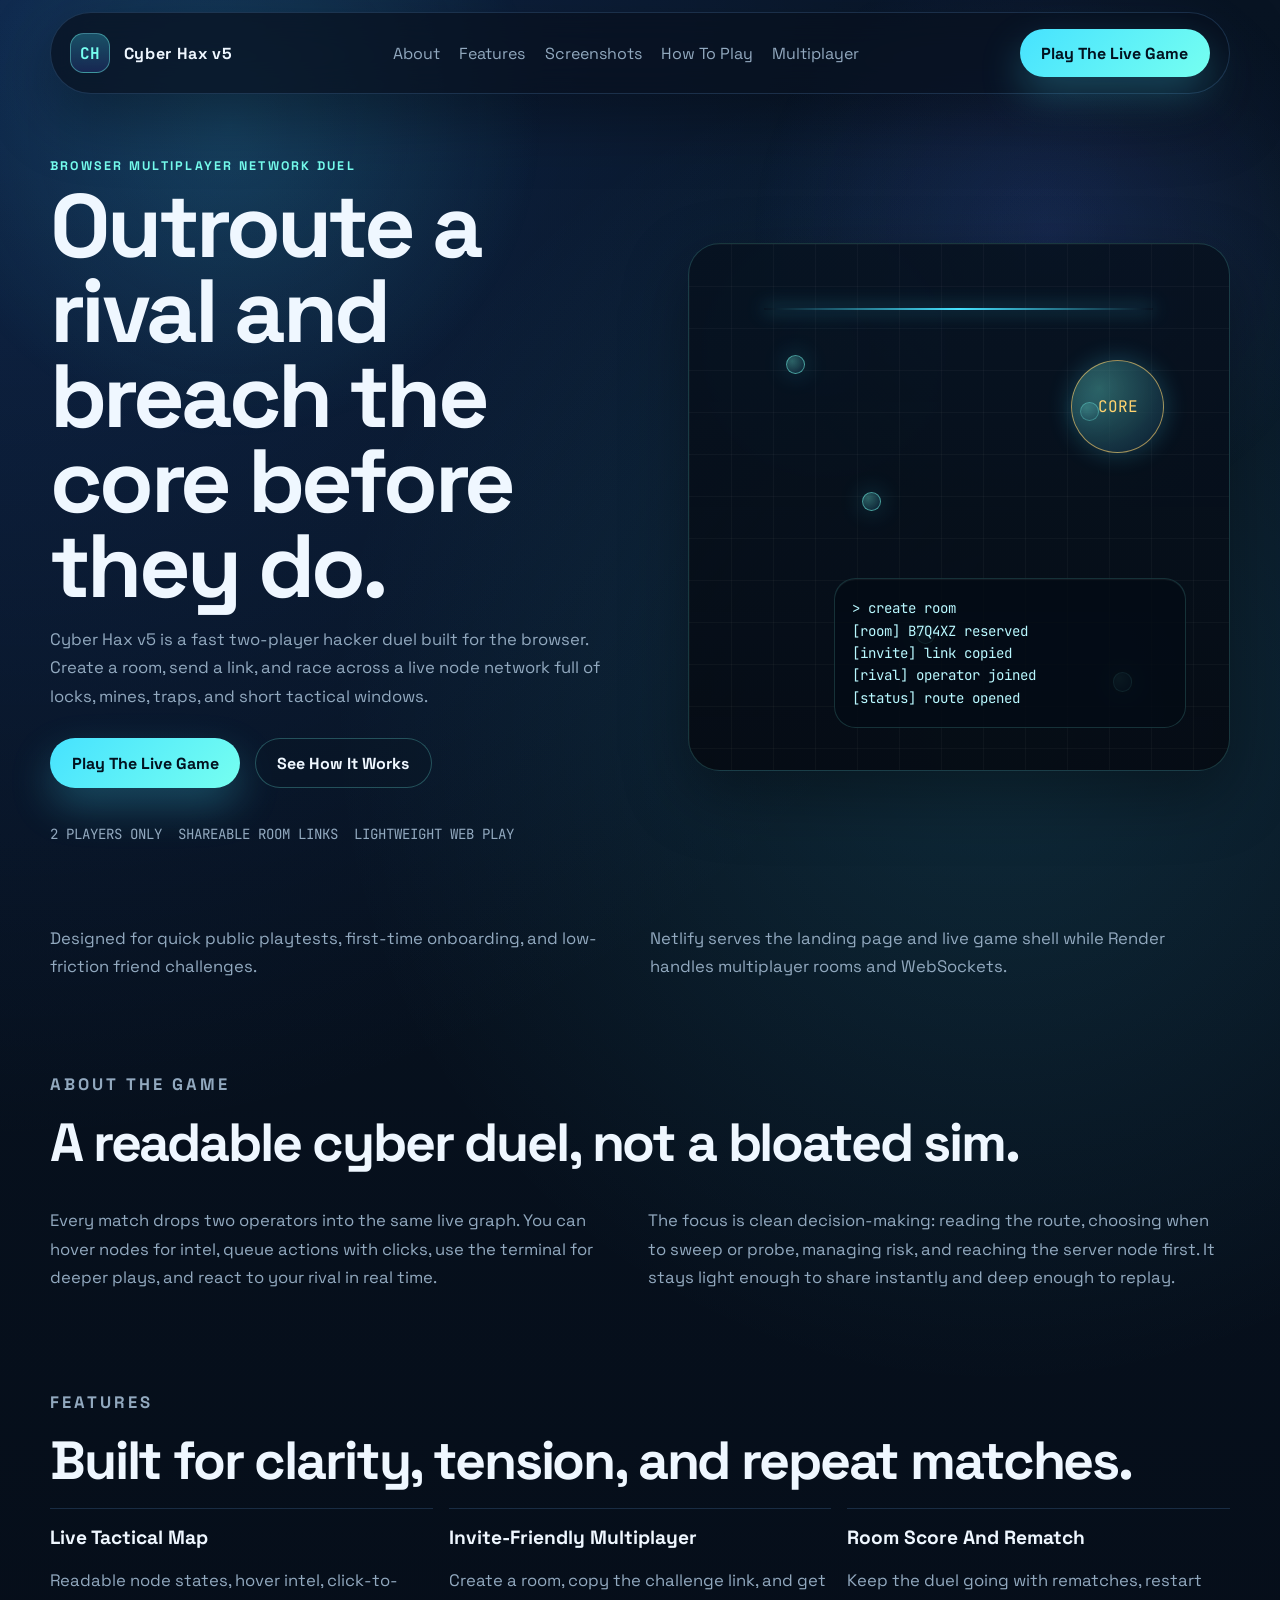
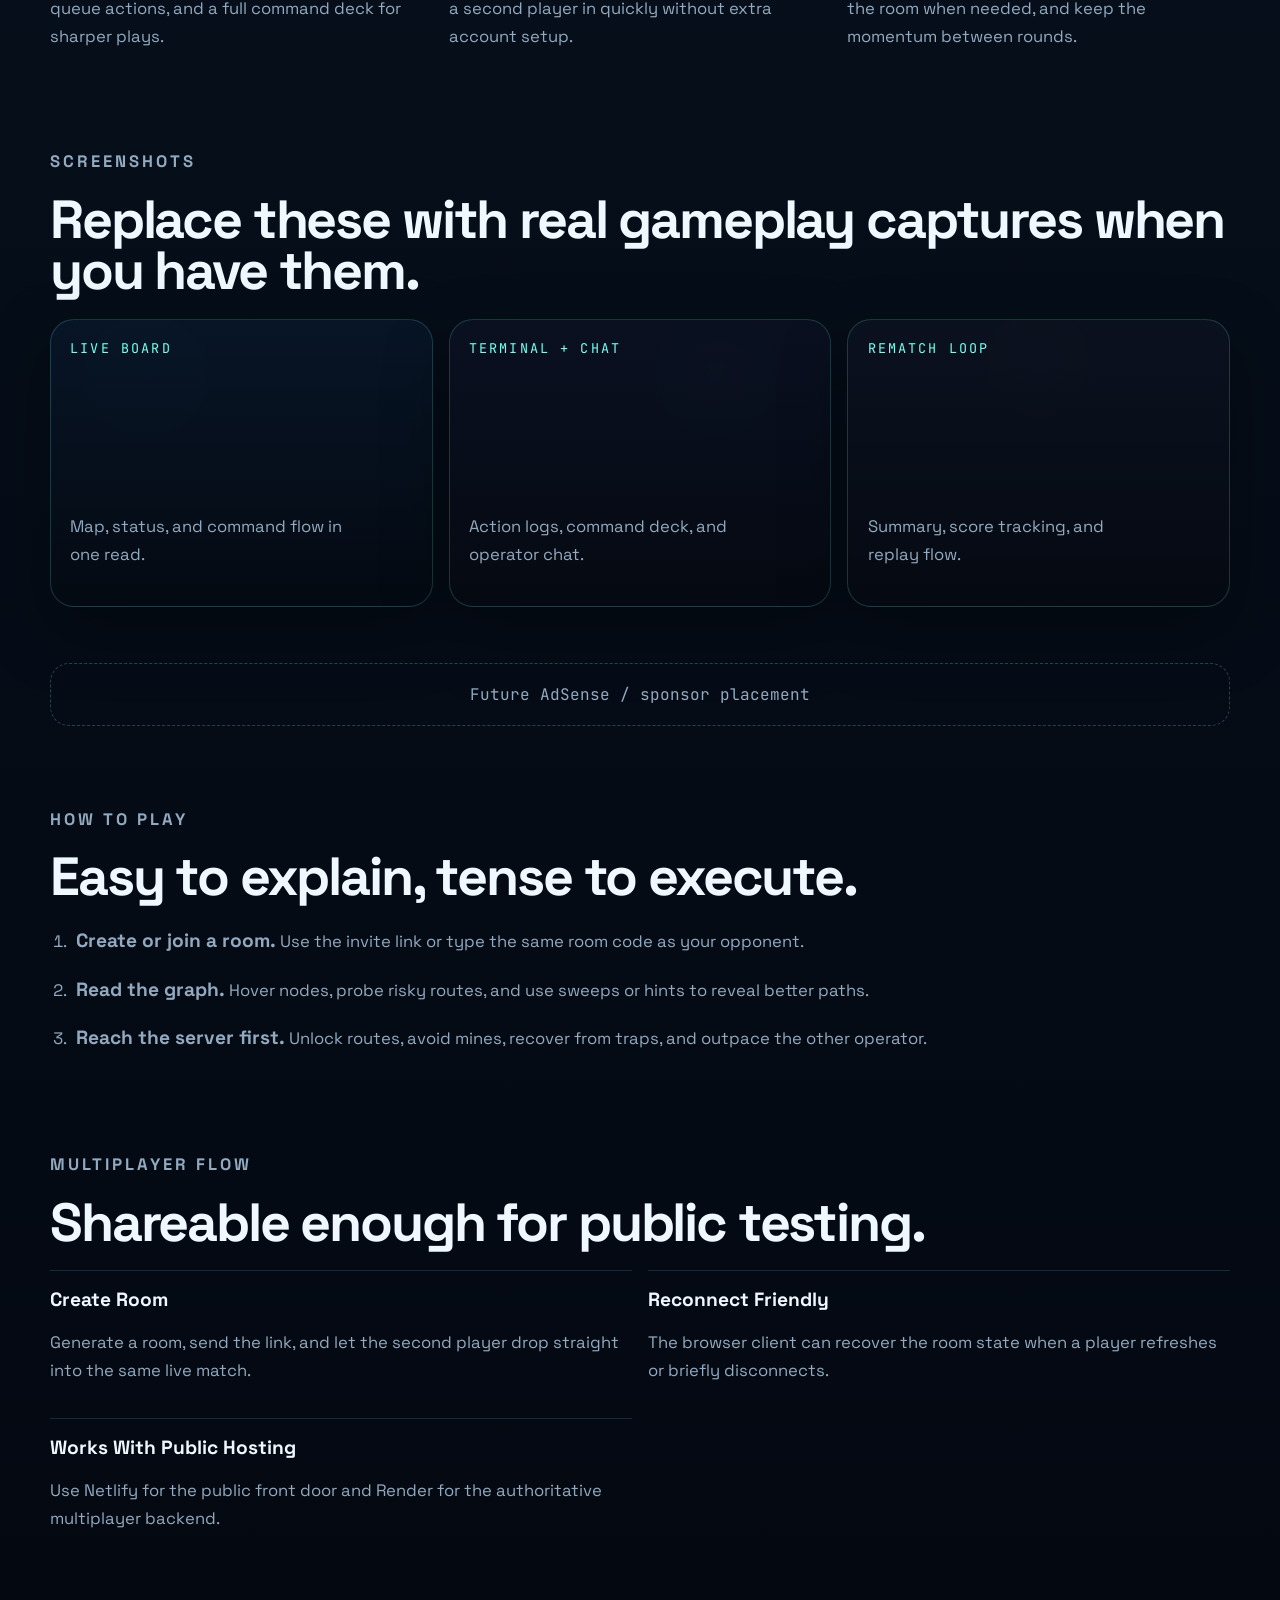
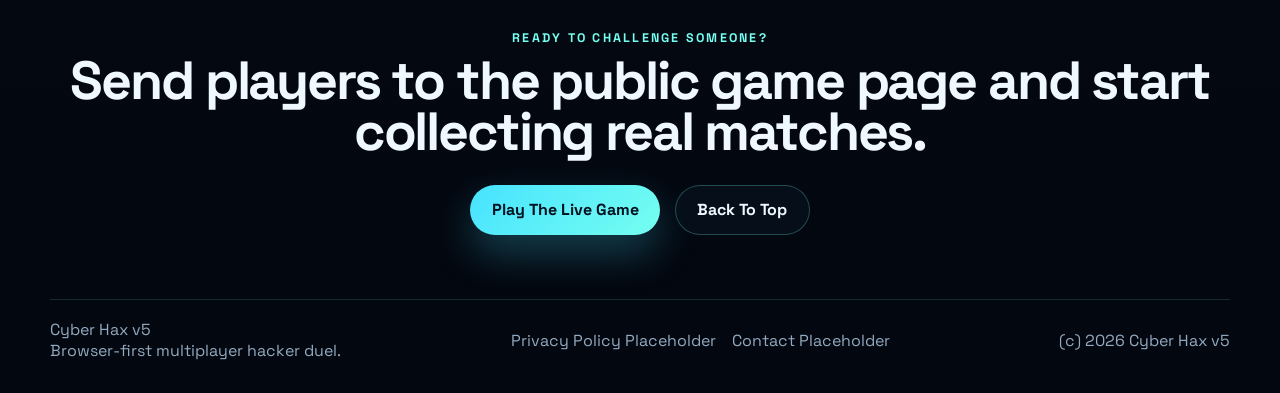
<file: landing_site/index.html>
<!doctype html>
<html lang="en">
  <head>
    <meta charset="utf-8" />
    <meta name="viewport" content="width=device-width, initial-scale=1" />
    <meta
      name="description"
      content="Cyber Hax v5 is a browser-first multiplayer hacker duel. Create a room, challenge a friend, and race through a live network to breach the core."
    />
    <title>Cyber Hax v5 | Browser Multiplayer Hacker Duel</title>
    <link rel="preconnect" href="https://fonts.googleapis.com" />
    <link rel="preconnect" href="https://fonts.gstatic.com" crossorigin />
    <link
      href="https://fonts.googleapis.com/css2?family=Space+Grotesk:wght@400;500;700&family=JetBrains+Mono:wght@400;600&display=swap"
      rel="stylesheet"
    />
    <link rel="stylesheet" href="styles.css" />
  </head>
  <body>
    <div class="page-glow page-glow-a"></div>
    <div class="page-glow page-glow-b"></div>
    <div class="grid-noise" aria-hidden="true"></div>

    <header class="site-header">
      <a class="brand" href="#top">
        <span class="brand-mark">CH</span>
        <span>Cyber Hax v5</span>
      </a>
      <nav class="site-nav" aria-label="Primary">
        <a href="#about">About</a>
        <a href="#features">Features</a>
        <a href="#shots">Screenshots</a>
        <a href="#how">How To Play</a>
        <a href="#multiplayer">Multiplayer</a>
      </nav>
      <a class="header-cta" data-live-game-link href="/play/">
        Play The Live Game
      </a>
    </header>

    <main id="top">
      <section class="hero">
        <div class="hero-copy reveal">
          <p class="eyebrow">Browser Multiplayer Network Duel</p>
          <h1>Outroute a rival and breach the core before they do.</h1>
          <p class="lede">
            Cyber Hax v5 is a fast two-player hacker duel built for the browser. Create a room, send a link, and
            race across a live node network full of locks, mines, traps, and short tactical windows.
          </p>
          <div class="hero-actions">
            <a class="primary-link" data-live-game-link href="/play/">
              Play The Live Game
            </a>
            <a class="secondary-link" href="#how">See How It Works</a>
          </div>
          <div class="hero-notes">
            <p>2 players only</p>
            <p>shareable room links</p>
            <p>lightweight web play</p>
          </div>
        </div>

        <div class="hero-visual reveal" aria-hidden="true">
          <div class="visual-shell">
            <div class="signal-line"></div>
            <div class="visual-node n1"></div>
            <div class="visual-node n2"></div>
            <div class="visual-node n3"></div>
            <div class="visual-node n4"></div>
            <div class="visual-node n5"></div>
            <div class="visual-core">CORE</div>
            <div class="visual-terminal">
              <p>&gt; create room</p>
              <p>[room] B7Q4XZ reserved</p>
              <p>[invite] link copied</p>
              <p>[rival] operator joined</p>
              <p>[status] route opened</p>
            </div>
          </div>
        </div>
      </section>

      <section class="support-strip reveal">
        <p>Designed for quick public playtests, first-time onboarding, and low-friction friend challenges.</p>
        <p>Netlify serves the landing page and live game shell while Render handles multiplayer rooms and WebSockets.</p>
      </section>

      <section class="section about reveal" id="about">
        <div class="section-head">
          <p class="eyebrow">About The Game</p>
          <h2>A readable cyber duel, not a bloated sim.</h2>
        </div>
        <div class="split-copy">
          <p>
            Every match drops two operators into the same live graph. You can hover nodes for intel, queue actions
            with clicks, use the terminal for deeper plays, and react to your rival in real time.
          </p>
          <p>
            The focus is clean decision-making: reading the route, choosing when to sweep or probe, managing risk, and
            reaching the server node first. It stays light enough to share instantly and deep enough to replay.
          </p>
        </div>
      </section>

      <section class="section features reveal" id="features">
        <div class="section-head">
          <p class="eyebrow">Features</p>
          <h2>Built for clarity, tension, and repeat matches.</h2>
        </div>
        <div class="feature-list">
          <article>
            <h3>Live Tactical Map</h3>
            <p>Readable node states, hover intel, click-to-queue actions, and a full command deck for sharper plays.</p>
          </article>
          <article>
            <h3>Invite-Friendly Multiplayer</h3>
            <p>Create a room, copy the challenge link, and get a second player in quickly without extra account setup.</p>
          </article>
          <article>
            <h3>Room Score And Rematch</h3>
            <p>Keep the duel going with rematches, restart the room when needed, and keep the momentum between rounds.</p>
          </article>
        </div>
      </section>

      <section class="section shots reveal" id="shots">
        <div class="section-head">
          <p class="eyebrow">Screenshots</p>
          <h2>Replace these with real gameplay captures when you have them.</h2>
        </div>
        <div class="shot-grid">
          <figure class="shot-frame">
            <!-- Replace this panel with: <img src="images/lobby-or-board.png" alt="Cyber Hax room setup and live board" /> -->
            <div class="shot-surface shot-board">
              <span>Live Board</span>
              <p>Map, status, and command flow in one read.</p>
            </div>
          </figure>
          <figure class="shot-frame">
            <!-- Replace this panel with: <img src="images/chat-and-terminal.png" alt="Cyber Hax chat and terminal interface" /> -->
            <div class="shot-surface shot-terminal">
              <span>Terminal + Chat</span>
              <p>Action logs, command deck, and operator chat.</p>
            </div>
          </figure>
          <figure class="shot-frame">
            <!-- Replace this panel with: <img src="images/endgame-summary.png" alt="Cyber Hax match summary and rematch screen" /> -->
            <div class="shot-surface shot-summary">
              <span>Rematch Loop</span>
              <p>Summary, score tracking, and replay flow.</p>
            </div>
          </figure>
        </div>
      </section>

      <!-- Future AdSense slot: between content sections -->
      <section class="section ad-break reveal" aria-label="Future advertising slot">
        <div class="ad-slot">Future AdSense / sponsor placement</div>
      </section>

      <section class="section how reveal" id="how">
        <div class="section-head">
          <p class="eyebrow">How To Play</p>
          <h2>Easy to explain, tense to execute.</h2>
        </div>
        <ol class="steps">
          <li>
            <strong>Create or join a room.</strong>
            Use the invite link or type the same room code as your opponent.
          </li>
          <li>
            <strong>Read the graph.</strong>
            Hover nodes, probe risky routes, and use sweeps or hints to reveal better paths.
          </li>
          <li>
            <strong>Reach the server first.</strong>
            Unlock routes, avoid mines, recover from traps, and outpace the other operator.
          </li>
        </ol>
      </section>

      <section class="section multiplayer reveal" id="multiplayer">
        <div class="section-head">
          <p class="eyebrow">Multiplayer Flow</p>
          <h2>Shareable enough for public testing.</h2>
        </div>
        <div class="multiplayer-grid">
          <div>
            <h3>Create Room</h3>
            <p>Generate a room, send the link, and let the second player drop straight into the same live match.</p>
          </div>
          <div>
            <h3>Reconnect Friendly</h3>
            <p>The browser client can recover the room state when a player refreshes or briefly disconnects.</p>
          </div>
          <div>
            <h3>Works With Public Hosting</h3>
            <p>Use Netlify for the public front door and Render for the authoritative multiplayer backend.</p>
          </div>
        </div>
      </section>

      <section class="final-cta reveal">
        <p class="eyebrow">Ready To Challenge Someone?</p>
        <h2>Send players to the public game page and start collecting real matches.</h2>
        <div class="hero-actions">
          <a class="primary-link" data-live-game-link href="/play/">
            Play The Live Game
          </a>
          <a class="secondary-link" href="#top">Back To Top</a>
        </div>
      </section>
    </main>

    <footer class="site-footer">
      <div>
        <p>Cyber Hax v5</p>
        <span>Browser-first multiplayer hacker duel.</span>
      </div>
      <div class="footer-links">
        <a href="#">Privacy Policy Placeholder</a>
        <a href="mailto:contact@example.com">Contact Placeholder</a>
      </div>
      <span class="footer-year" id="footerYear"></span>
    </footer>

    <script src="script.js"></script>
  </body>
</html>
</file>
<file: landing_site/styles.css>
:root {
  --bg: #06101d;
  --bg-deep: #03070f;
  --panel: rgba(8, 20, 36, 0.72);
  --line: rgba(119, 182, 255, 0.18);
  --text: #eff7ff;
  --muted: #92a9bf;
  --accent: #46e2ff;
  --accent-soft: rgba(70, 226, 255, 0.16);
  --accent-strong: #76fff0;
  --warning: #ffd36f;
  --shadow: 0 24px 64px rgba(0, 0, 0, 0.34);
  --radius-lg: 28px;
  --radius-md: 20px;
  --content: min(1180px, calc(100% - 2rem));
}

* {
  box-sizing: border-box;
}

html {
  scroll-behavior: smooth;
}

body {
  margin: 0;
  min-height: 100vh;
  background:
    radial-gradient(circle at top left, rgba(46, 120, 255, 0.18), transparent 30%),
    radial-gradient(circle at 78% 20%, rgba(70, 226, 255, 0.12), transparent 22%),
    linear-gradient(180deg, #081423 0%, var(--bg-deep) 100%);
  color: var(--text);
  font-family: "Space Grotesk", "Trebuchet MS", sans-serif;
  overflow-x: hidden;
}

a {
  color: inherit;
  text-decoration: none;
}

button,
a {
  transition:
    transform 180ms ease,
    border-color 180ms ease,
    background-color 180ms ease,
    box-shadow 180ms ease,
    color 180ms ease;
}

.page-glow,
.grid-noise {
  position: fixed;
  inset: 0;
  pointer-events: none;
}

.page-glow-a {
  background: radial-gradient(circle at 18% 14%, rgba(70, 226, 255, 0.16), transparent 24%);
}

.page-glow-b {
  background: radial-gradient(circle at 82% 26%, rgba(84, 109, 255, 0.16), transparent 24%);
}

.grid-noise {
  background-image:
    linear-gradient(rgba(255, 255, 255, 0.035) 1px, transparent 1px),
    linear-gradient(90deg, rgba(255, 255, 255, 0.035) 1px, transparent 1px);
  background-size: 52px 52px;
  mask-image: linear-gradient(180deg, rgba(0, 0, 0, 0.3), transparent 94%);
  opacity: 0.18;
}

.site-header,
.hero,
.support-strip,
.section,
.final-cta,
.site-footer {
  width: var(--content);
  margin-inline: auto;
}

.site-header {
  position: sticky;
  top: 0;
  z-index: 20;
  display: flex;
  align-items: center;
  justify-content: space-between;
  gap: 1rem;
  padding: 1rem 1.2rem;
  margin-top: 0.75rem;
  border: 1px solid var(--line);
  border-radius: 999px;
  background: rgba(7, 16, 30, 0.72);
  backdrop-filter: blur(16px);
  box-shadow: var(--shadow);
}

.brand {
  display: inline-flex;
  align-items: center;
  gap: 0.85rem;
  font-weight: 700;
  letter-spacing: 0.04em;
}

.brand-mark {
  display: grid;
  place-items: center;
  width: 2.5rem;
  height: 2.5rem;
  border-radius: 0.85rem;
  border: 1px solid rgba(118, 255, 240, 0.4);
  background: linear-gradient(180deg, rgba(70, 226, 255, 0.28), rgba(84, 109, 255, 0.18));
  color: var(--accent-strong);
  font-family: "JetBrains Mono", "Cascadia Code", monospace;
}

.site-nav {
  display: inline-flex;
  align-items: center;
  gap: 1.2rem;
  color: var(--muted);
}

.site-nav a:hover,
.site-nav a:focus-visible {
  color: var(--text);
}

.header-cta,
.primary-link,
.secondary-link {
  display: inline-flex;
  align-items: center;
  justify-content: center;
  min-height: 3rem;
  border-radius: 999px;
  padding: 0.85rem 1.35rem;
  font-weight: 700;
}

.header-cta,
.primary-link {
  background: linear-gradient(135deg, var(--accent) 0%, var(--accent-strong) 100%);
  color: #02111f;
  box-shadow: 0 18px 40px rgba(70, 226, 255, 0.26);
}

.secondary-link {
  border: 1px solid rgba(118, 255, 240, 0.26);
  color: var(--text);
  background: rgba(10, 22, 38, 0.46);
}

.header-cta:hover,
.primary-link:hover,
.secondary-link:hover,
.header-cta:focus-visible,
.primary-link:focus-visible,
.secondary-link:focus-visible {
  transform: translateY(-2px);
}

.hero {
  display: grid;
  grid-template-columns: minmax(0, 0.95fr) minmax(24rem, 0.85fr);
  gap: 2rem;
  align-items: center;
  min-height: calc(100svh - 7.5rem);
  padding: 4rem 0 2rem;
}

.eyebrow {
  margin: 0;
  color: var(--accent-strong);
  font-size: 0.78rem;
  font-weight: 700;
  letter-spacing: 0.18em;
  text-transform: uppercase;
}

.hero h1,
.section h2,
.final-cta h2 {
  margin: 0.6rem 0 0;
  font-size: clamp(2.8rem, 7vw, 5.8rem);
  line-height: 0.95;
  letter-spacing: -0.04em;
}

.hero .lede,
.section p,
.support-strip p,
.multiplayer-grid p,
.feature-list p,
.steps li {
  color: var(--muted);
  font-size: 1.04rem;
  line-height: 1.7;
}

.hero-copy {
  max-width: 36rem;
}

.hero-actions {
  display: flex;
  flex-wrap: wrap;
  gap: 0.9rem;
  margin-top: 1.7rem;
}

.hero-notes {
  display: flex;
  flex-wrap: wrap;
  gap: 1rem;
  margin-top: 1.4rem;
  color: var(--muted);
  font-family: "JetBrains Mono", "Cascadia Code", monospace;
  font-size: 0.88rem;
  text-transform: uppercase;
}

.hero-visual {
  position: relative;
}

.visual-shell {
  position: relative;
  min-height: 33rem;
  border: 1px solid rgba(118, 255, 240, 0.18);
  border-radius: 2rem;
  background:
    linear-gradient(180deg, rgba(7, 18, 32, 0.92), rgba(5, 10, 18, 0.9)),
    radial-gradient(circle at 25% 20%, rgba(70, 226, 255, 0.1), transparent 28%);
  box-shadow: var(--shadow);
  overflow: hidden;
}

.visual-shell::before {
  content: "";
  position: absolute;
  inset: 0;
  background-image:
    linear-gradient(rgba(255, 255, 255, 0.03) 1px, transparent 1px),
    linear-gradient(90deg, rgba(255, 255, 255, 0.03) 1px, transparent 1px);
  background-size: 42px 42px;
}

.signal-line {
  position: absolute;
  inset: 12% 14% auto 14%;
  height: 2px;
  background: linear-gradient(90deg, transparent, var(--accent), transparent);
  box-shadow: 0 0 18px rgba(70, 226, 255, 0.8);
  animation: signalSweep 3.4s linear infinite;
}

.visual-node,
.visual-core {
  position: absolute;
  display: grid;
  place-items: center;
  border-radius: 50%;
  border: 1px solid rgba(118, 255, 240, 0.5);
  background: radial-gradient(circle at 30% 30%, rgba(118, 255, 240, 0.34), rgba(9, 28, 49, 0.94));
  box-shadow: 0 0 24px rgba(70, 226, 255, 0.24);
  font-family: "JetBrains Mono", "Cascadia Code", monospace;
  color: var(--accent-strong);
}

.visual-node {
  width: 1.2rem;
  height: 1.2rem;
}

.n1 { top: 21%; left: 18%; }
.n2 { top: 47%; left: 32%; }
.n3 { top: 30%; right: 24%; }
.n4 { bottom: 24%; left: 42%; }
.n5 { bottom: 15%; right: 18%; }

.visual-core {
  width: 5.8rem;
  height: 5.8rem;
  right: 12%;
  top: 22%;
  border-color: rgba(255, 211, 111, 0.6);
  color: var(--warning);
}

.visual-terminal {
  position: absolute;
  right: 8%;
  bottom: 8%;
  width: min(22rem, 78%);
  padding: 1rem 1.1rem;
  border-radius: 1.35rem;
  border: 1px solid rgba(118, 255, 240, 0.16);
  background: rgba(4, 12, 22, 0.84);
  box-shadow: inset 0 1px 0 rgba(255, 255, 255, 0.05);
  font-family: "JetBrains Mono", "Cascadia Code", monospace;
  color: #b9f8ff;
}

.visual-terminal p {
  margin: 0.28rem 0;
  font-size: 0.88rem;
}

.support-strip {
  display: grid;
  grid-template-columns: repeat(2, minmax(0, 1fr));
  gap: 1.2rem;
  padding: 1.2rem 0 0.6rem;
}

.section,
.final-cta {
  padding: 4rem 0 1rem;
}

.section-head {
  display: grid;
  gap: 0.5rem;
  margin-bottom: 1.4rem;
}

.section h2,
.final-cta h2 {
  font-size: clamp(2rem, 4.2vw, 3.6rem);
}

.split-copy,
.feature-list,
.multiplayer-grid,
.shot-grid {
  display: grid;
  gap: 1rem;
}

.split-copy,
.multiplayer-grid {
  grid-template-columns: repeat(2, minmax(0, 1fr));
}

.feature-list {
  grid-template-columns: repeat(3, minmax(0, 1fr));
}

.feature-list article,
.multiplayer-grid > div {
  padding-top: 1rem;
  border-top: 1px solid var(--line);
}

.feature-list h3,
.multiplayer-grid h3,
.steps strong {
  margin: 0 0 0.45rem;
  font-size: 1.2rem;
}

.shot-grid {
  grid-template-columns: repeat(3, minmax(0, 1fr));
}

.shot-frame {
  margin: 0;
}

.shot-surface {
  min-height: 18rem;
  border: 1px solid rgba(118, 255, 240, 0.18);
  border-radius: 1.5rem;
  padding: 1.2rem;
  background:
    linear-gradient(180deg, rgba(8, 22, 39, 0.95), rgba(4, 10, 18, 0.96)),
    radial-gradient(circle at top right, rgba(70, 226, 255, 0.12), transparent 28%);
  box-shadow: var(--shadow);
  display: flex;
  flex-direction: column;
  justify-content: space-between;
}

.shot-surface span {
  font-family: "JetBrains Mono", "Cascadia Code", monospace;
  color: var(--accent-strong);
  text-transform: uppercase;
  font-size: 0.84rem;
  letter-spacing: 0.16em;
}

.shot-surface p {
  max-width: 18rem;
}

.shot-board {
  background:
    linear-gradient(180deg, rgba(8, 22, 39, 0.95), rgba(4, 10, 18, 0.96)),
    radial-gradient(circle at 25% 20%, rgba(70, 226, 255, 0.14), transparent 24%);
}

.shot-terminal {
  background:
    linear-gradient(180deg, rgba(10, 17, 33, 0.95), rgba(5, 10, 18, 0.96)),
    radial-gradient(circle at 70% 20%, rgba(118, 255, 240, 0.14), transparent 24%);
}

.shot-summary {
  background:
    linear-gradient(180deg, rgba(11, 18, 31, 0.95), rgba(5, 10, 18, 0.96)),
    radial-gradient(circle at 50% 16%, rgba(255, 211, 111, 0.14), transparent 24%);
}

.ad-break {
  padding-top: 2.5rem;
}

.ad-slot {
  border: 1px dashed rgba(118, 255, 240, 0.24);
  border-radius: 1.2rem;
  padding: 1.25rem;
  color: var(--muted);
  text-align: center;
  font-family: "JetBrains Mono", "Cascadia Code", monospace;
}

.steps {
  display: grid;
  gap: 1rem;
  padding-left: 1.25rem;
}

.steps li {
  padding-left: 0.35rem;
}

.final-cta {
  text-align: center;
  padding-bottom: 4rem;
}

.final-cta .hero-actions {
  justify-content: center;
}

.site-footer {
  display: flex;
  align-items: center;
  justify-content: space-between;
  gap: 1rem;
  padding: 1.2rem 0 2rem;
  border-top: 1px solid rgba(118, 255, 240, 0.14);
  color: var(--muted);
}

.site-footer p,
.site-footer span {
  margin: 0;
}

.footer-links {
  display: flex;
  flex-wrap: wrap;
  gap: 1rem;
}

.reveal {
  opacity: 0;
  transform: translateY(26px);
  transition:
    opacity 600ms ease,
    transform 600ms ease;
}

.reveal.is-visible {
  opacity: 1;
  transform: translateY(0);
}

@keyframes signalSweep {
  0% { transform: translateX(-12%); opacity: 0; }
  15% { opacity: 1; }
  100% { transform: translateX(58%); opacity: 0; }
}

@media (max-width: 1040px) {
  .site-header,
  .hero,
  .support-strip,
  .section,
  .final-cta,
  .site-footer {
    width: min(100% - 1.4rem, 100%);
  }

  .hero,
  .split-copy,
  .feature-list,
  .shot-grid,
  .multiplayer-grid,
  .support-strip {
    grid-template-columns: 1fr;
  }

  .hero {
    min-height: auto;
    padding-top: 3rem;
  }

  .site-header {
    border-radius: 1.35rem;
  }

  .site-nav {
    display: none;
  }
}

@media (max-width: 720px) {
  .site-header,
  .site-footer {
    flex-direction: column;
    align-items: flex-start;
  }

  .hero h1,
  .section h2,
  .final-cta h2 {
    font-size: clamp(2.1rem, 13vw, 3.2rem);
  }

  .visual-shell {
    min-height: 24rem;
  }

  .visual-terminal {
    width: calc(100% - 1.5rem);
    right: 0.75rem;
  }
}
</file>
